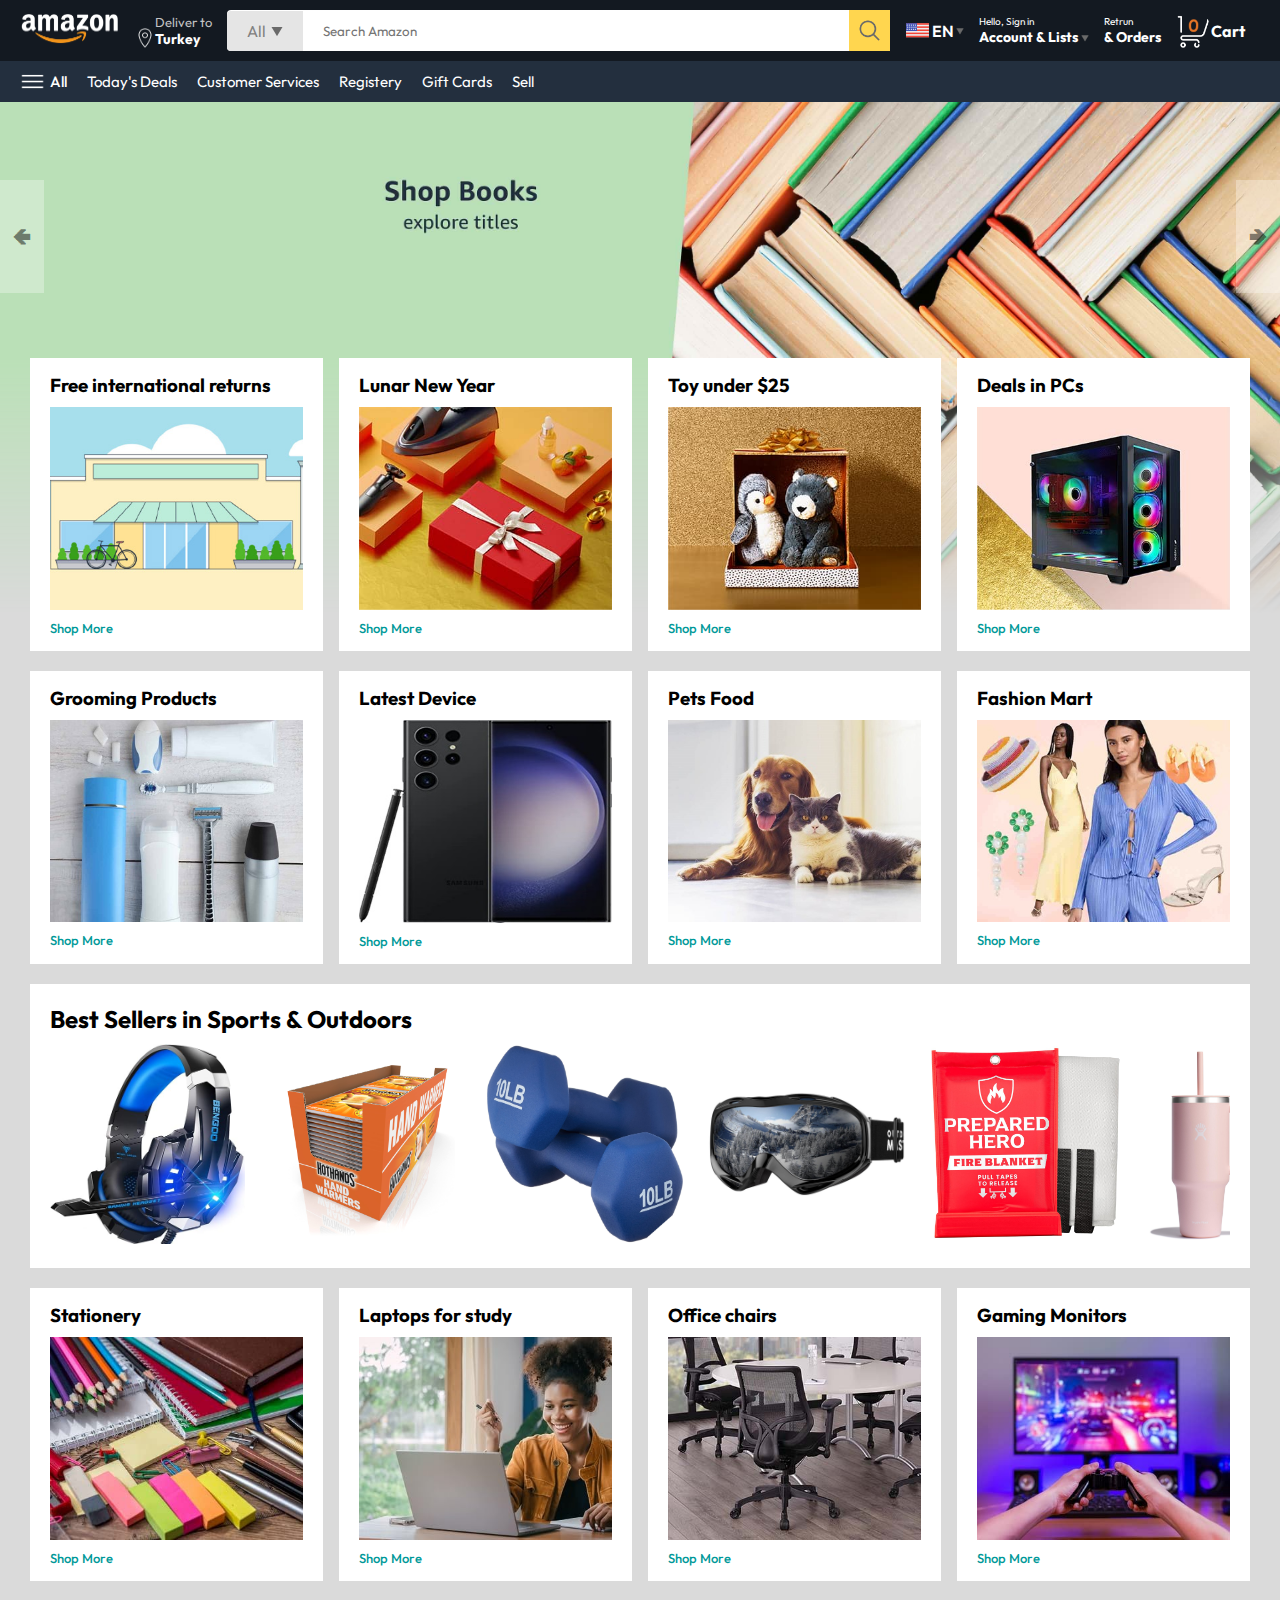
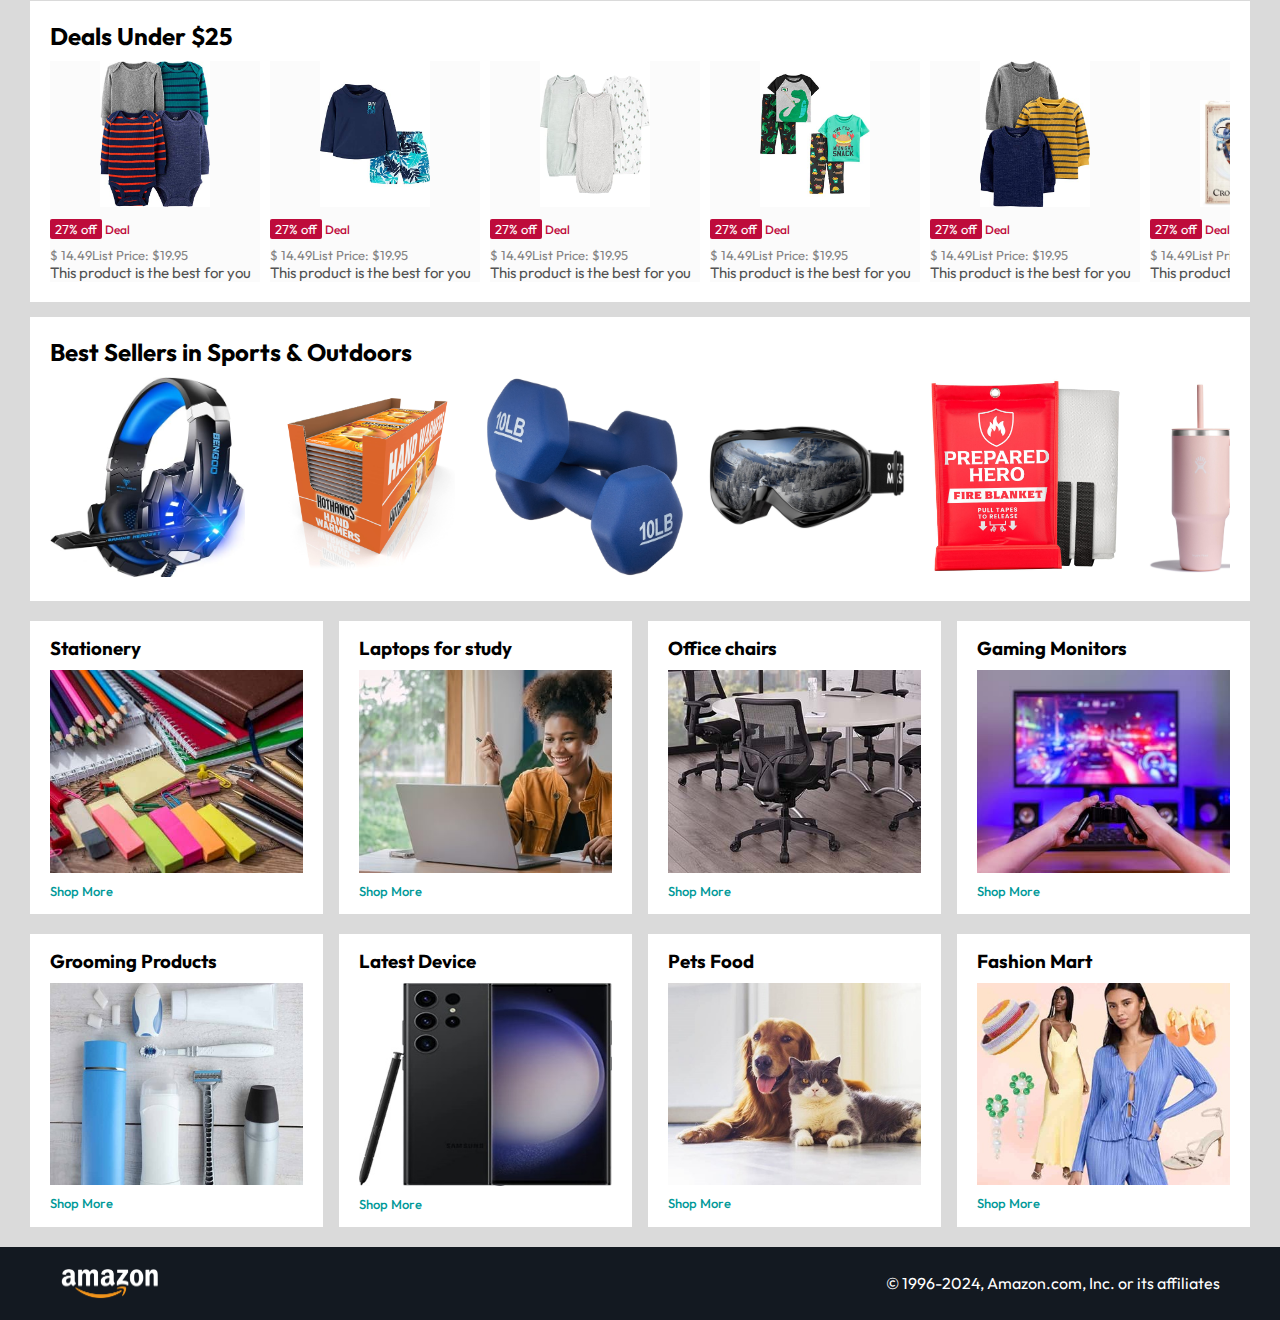
<file: index.html>
<!DOCTYPE html>
<html lang="en">

<head>
  <meta charset="UTF-8">
  <meta name="viewport" content="width=device-width, initial-scale=1.0">
  <link rel="preconnect" href="https://fonts.googleapis.com">
  <link rel="preconnect" href="https://fonts.gstatic.com" crossorigin>
  <link href="https://fonts.googleapis.com/css2?family=Outfit:wght@100..900&display=swap" rel="stylesheet">
  <link rel="stylesheet" href="./style.css">
  <title>Document</title>
</head>

<body>
  <nav>
    <!--!! Logo -->
    <a href="/">
      <img src="./assets/amazon_logo.png" alt="" width="100">
    </a>

    <!--!! Country -->

    <div class="nav-country">
      <img src="./assets/location_icon.png" alt="" height="20">
      <div>
        <p>Deliver to</p>
        <h1>Turkey</h1>
      </div>
    </div>

    <!--!! Search -->

    <div class="nav-search">
      <div class="nav-search-gategory">
        <p>All</p>
        <img src="./assets/dropdown_icon.png" alt="" height="12">
      </div>
      <input type="text" class="nav-search-input" placeholder="Search Amazon">
      <img src="./assets/search_icon.png" class="nav-search-icon">
    </div>

    <!--!! Lang -->

    <div class="nav-language">
      <img src="./assets/us_flag.png" alt="" width="25px">
      <p>EN</p>
      <img src="./assets/dropdown_icon.png" alt="" width="8px">
    </div>

    <div class="nav-text">
      <p><a href="/signin.html">Hello, Sign in</a></p>
      <h1>Account & Lists <img src="assets/dropdown_icon.png" alt="" width="8px"></h1>
    </div>

    <div class="nav-text">
      <p>Retrun</p>
      <h1>& Orders</h1>
    </div>

    <!--!! Cart  -->
    <a href="/signin.html" class="mobile-user-icon" style="display: none;">
      <img src="./assets/user.png" alt="">
    </a>
    <a href="/cart.html" class="nav-cart">
      <img src="./assets/cart_icon.png" alt="" width="35px">
      <h4>Cart</h4>
    </a>
  </nav>

  <!--!! Alt Nav -->

  <div class="nav-bottom">
    <div>
      <img src="./assets/menu_icon.png" width="25px">
      <p>All</p>
    </div>
    <p>Today's Deals</p>
    <p>Customer Services</p>
    <p>Registery</p>
    <p>Gift Cards</p>
    <p>Sell</p>
  </div>

  <!--!! Slider -->

  <div class="header-slider">
    <a href="#" class="control_prev">&#129144</a>
    <a href="#" class="control_next">&#129146</a>
    <ul>
      <img src="./assets/header1.jpg" class="header-img" alt="">
      <img src="./assets/header2.jpg" class="header-img" alt="">
      <img src="./assets/header3.jpg" class="header-img" alt="">
      <img src="./assets/header4.jpg" class="header-img" alt="">
      <img src="./assets/header5.jpg" class="header-img" alt="">
      <img src="./assets/header6.jpg" class="header-img" alt="">
    </ul>
  </div>

  <!--? Row-Cols -->

  <div class="box-row header-box">
    <div class="box-col">
      <h3>Free international returns</h3>
      <img src="./assets/box1-1.jpg" alt="">
      <a href="/">Shop More</a>
    </div>
    <div class="box-col">
      <h3>Lunar New Year</h3>
      <img src="./assets/box1-2.jpg" alt="">
      <a href="/">Shop More</a>
    </div>
    <div class="box-col">
      <h3>Toy under $25</h3>
      <img src="./assets/box1-3.jpg" alt="">
      <a href="/">Shop More</a>
    </div>
    <div class="box-col">
      <h3>Deals in PCs</h3>
      <img src="./assets/box1-4.jpg" alt="">
      <a href="/">Shop More</a>
    </div>
  </div>

  <!--? Row-Cols II  -->

  <div class="box-row">
    <div class="box-col">
      <h3>Grooming Products</h3>
      <img src="./assets/box2-1.jpg" alt="">
      <a href="/">Shop More</a>
    </div>
    <div class="box-col">
      <h3>Latest Device</h3>
      <img src="./assets/box2-2.jpg" alt="">
      <a href="/">Shop More</a>
    </div>
    <div class="box-col">
      <h3>Pets Food</h3>
      <img src="./assets/box2-3.jpg" alt="">
      <a href="/">Shop More</a>
    </div>
    <div class="box-col">
      <h3>Fashion Mart</h3>
      <img src="./assets/box2-4.jpg" alt="">
      <a href="/">Shop More</a>
    </div>
  </div>

  <!-- ! Product Slider -->

  <div class="products-slider">
    <h2>Best Sellers in Sports & Outdoors</h2>
    <div class="products">
      <a href="/product.html">
        <img src="/assets/product_img.jpg" alt="">
      </a>
      <img src="/assets/product1-1.jpg" alt="">
      <img src="/assets/product1-2.jpg" alt="">
      <img src="/assets/product1-3.jpg" alt="">
      <img src="/assets/product1-4.jpg" alt="">
      <img src="/assets/product1-5.jpg" alt="">
      <img src="/assets/product1-6.jpg" alt="">
      <img src="/assets/product1-7.jpg" alt="">
      <img src="/assets/product1-8.jpg" alt="">
      <img src="/assets/product1-9.jpg" alt="">
      <img src="/assets/product1-10.jpg" alt="">
    </div>
  </div>

  <!--? Row-Cols III  -->

  <div class="box-row">
    <div class="box-col">
      <h3>Stationery</h3>
      <img src="./assets/box3-1.jpg" alt="">
      <a href="/">Shop More</a>
    </div>
    <div class="box-col">
      <h3>Laptops for study</h3>
      <img src="./assets/box3-2.jpg" alt="">
      <a href="/">Shop More</a>
    </div>
    <div class="box-col">
      <h3>Office chairs</h3>
      <img src="./assets/box3-3.jpg" alt="">
      <a href="/">Shop More</a>
    </div>
    <div class="box-col">
      <h3>Gaming Monitors</h3>
      <img src="./assets/box3-4.jpg" alt="">
      <a href="/">Shop More</a>
    </div>
  </div>

  <!--! Slider with Price  !-->

  <div class="products-slider-with-price">

    <h2>Deals Under $25</h2>
    <div class="products">
      <div class="product-card">
        <div class="product-img-container">
          <img src="./assets/product2-1.jpg" alt="">
        </div>
        <div class="product-offer">
          <p>27% off</p> <span>Deal</span>
        </div>
        <p class="product-price">$ <span>14.49</span>List Price: $19.95</p>
        <h4>This product is the best for you</h4>
      </div>

      <div class="product-card">
        <div class="product-img-container">
          <img src="./assets/product2-2.jpg" alt="">
        </div>
        <div class="product-offer">
          <p>27% off</p> <span>Deal</span>
        </div>
        <p class="product-price">$ <span>14.49</span>List Price: $19.95</p>
        <h4>This product is the best for you</h4>
      </div>

      <div class="product-card">

        <div class="product-img-container">
          <img src="./assets/product2-3.jpg" alt="">
        </div>
        <div class="product-offer">
          <p>27% off</p> <span>Deal</span>
        </div>
        <p class="product-price">$ <span>14.49</span>List Price: $19.95</p>
        <h4>This product is the best for you</h4>
      </div>

      <div class="product-card">
        <div class="product-img-container">
          <img src="./assets/product2-4.jpg" alt="">
        </div>
        <div class="product-offer">
          <p>27% off</p> <span>Deal</span>
        </div>
        <p class="product-price">$ <span>14.49</span>List Price: $19.95</p>
        <h4>This product is the best for you</h4>
      </div>

      <div class="product-card">
        <div class="product-img-container">
          <img src="./assets/product2-5.jpg" alt="">
        </div>
        <div class="product-offer">
          <p>27% off</p> <span>Deal</span>
        </div>
        <p class="product-price">$ <span>14.49</span>List Price: $19.95</p>
        <h4>This product is the best for you</h4>
      </div>

      <div class="product-card">
        <div class="product-img-container">
          <img src="./assets/product2-6.jpg" alt="">
        </div>
        <div class="product-offer">
          <p>27% off</p> <span>Deal</span>
        </div>
        <p class="product-price">$ <span>14.49</span>List Price: $19.95</p>
        <h4>This product is the best for you</h4>
      </div>

      <div class="product-card">
        <div class="product-img-container">
          <img src="./assets/product2-7.jpg" alt="">
        </div>
        <div class="product-offer">
          <p>27% off</p> <span>Deal</span>
        </div>
        <p class="product-price">$ <span>14.49</span>List Price: $19.95</p>
        <h4>This product is the best for you</h4>
      </div>

      <div class="product-card">
        <div class="product-img-container">
          <img src="./assets/product2-8.jpg" alt="">
        </div>
        <div class="product-offer">
          <p>27% off</p> <span>Deal</span>
        </div>
        <p class="product-price">$ <span>14.49</span>List Price: $19.95</p>
        <h4>This product is the best for you</h4>
      </div>

      <div class="product-card">
        <div class="product-img-container">
          <img src="./assets/product2-9.jpg" alt="">
        </div>
        <div class="product-offer">
          <p>27% off</p> <span>Deal</span>
        </div>
        <p class="product-price">$ <span>14.49</span>List Price: $19.95</p>
        <h4>This product is the best for you</h4>
      </div>

      <div class="product-card">
        <div class="product-img-container">
          <img src="./assets/product2-10.jpg" alt="">
        </div>
        <div class="product-offer">
          <p>27% off</p> <span>Deal</span>
        </div>
        <p class="product-price">$ <span>14.49</span>List Price: $19.95</p>
        <h4>This product is the best for you</h4>
      </div>

      <div class="product-card">
        <div class="product-img-container">
          <img src="./assets/product2-11.jpg" alt="">
        </div>
        <div class="product-offer">
          <p>27% off</p> <span>Deal</span>
        </div>
        <p class="product-price">$ <span>14.49</span>List Price: $19.95</p>
        <h4>This product is the best for you</h4>
      </div>

      <div class="product-card">
        <div class="product-img-container">
          <img src="./assets/product2-12.jpg" alt="">
        </div>
        <div class="product-offer">
          <p>27% off</p> <span>Deal</span>
        </div>
        <p class="product-price">$ <span>14.49</span>List Price: $19.95</p>
        <h4>This product is the best for you</h4>
      </div>


    </div>

  </div>

  <div class="products-slider">
    <h2>Best Sellers in Sports & Outdoors</h2>
    <div class="products">
      <a href="/product.html">
        <img src="/assets/product_img.jpg" alt="">
      </a>
      <img src="/assets/product1-1.jpg" alt="">
      <img src="/assets/product1-2.jpg" alt="">
      <img src="/assets/product1-3.jpg" alt="">
      <img src="/assets/product1-4.jpg" alt="">
      <img src="/assets/product1-5.jpg" alt="">
      <img src="/assets/product1-6.jpg" alt="">
      <img src="/assets/product1-7.jpg" alt="">
      <img src="/assets/product1-8.jpg" alt="">
      <img src="/assets/product1-9.jpg" alt="">
      <img src="/assets/product1-10.jpg" alt="">
    </div>
  </div>

  <div class="box-row">
    <div class="box-col">
      <h3>Stationery</h3>
      <img src="./assets/box3-1.jpg" alt="">
      <a href="/">Shop More</a>
    </div>
    <div class="box-col">
      <h3>Laptops for study</h3>
      <img src="./assets/box3-2.jpg" alt="">
      <a href="/">Shop More</a>
    </div>
    <div class="box-col">
      <h3>Office chairs</h3>
      <img src="./assets/box3-3.jpg" alt="">
      <a href="/">Shop More</a>
    </div>
    <div class="box-col">
      <h3>Gaming Monitors</h3>
      <img src="./assets/box3-4.jpg" alt="">
      <a href="/">Shop More</a>
    </div>
  </div>

  <div class="box-row">
    <div class="box-col">
      <h3>Grooming Products</h3>
      <img src="./assets/box2-1.jpg" alt="">
      <a href="/">Shop More</a>
    </div>
    <div class="box-col">
      <h3>Latest Device</h3>
      <img src="./assets/box2-2.jpg" alt="">
      <a href="/">Shop More</a>
    </div>
    <div class="box-col">
      <h3>Pets Food</h3>
      <img src="./assets/box2-3.jpg" alt="">
      <a href="/">Shop More</a>
    </div>
    <div class="box-col">
      <h3>Fashion Mart</h3>
      <img src="./assets/box2-4.jpg" alt="">
      <a href="/">Shop More</a>
    </div>
  </div>


  <footer>
    <img src="./assets/amazon_logo.png" width="100" alt="">
    <p>© 1996-2024, Amazon.com, Inc. or its affiliates</p>
  </footer>

  <script src="./script.js"></script>
</body>

</html>
</file>
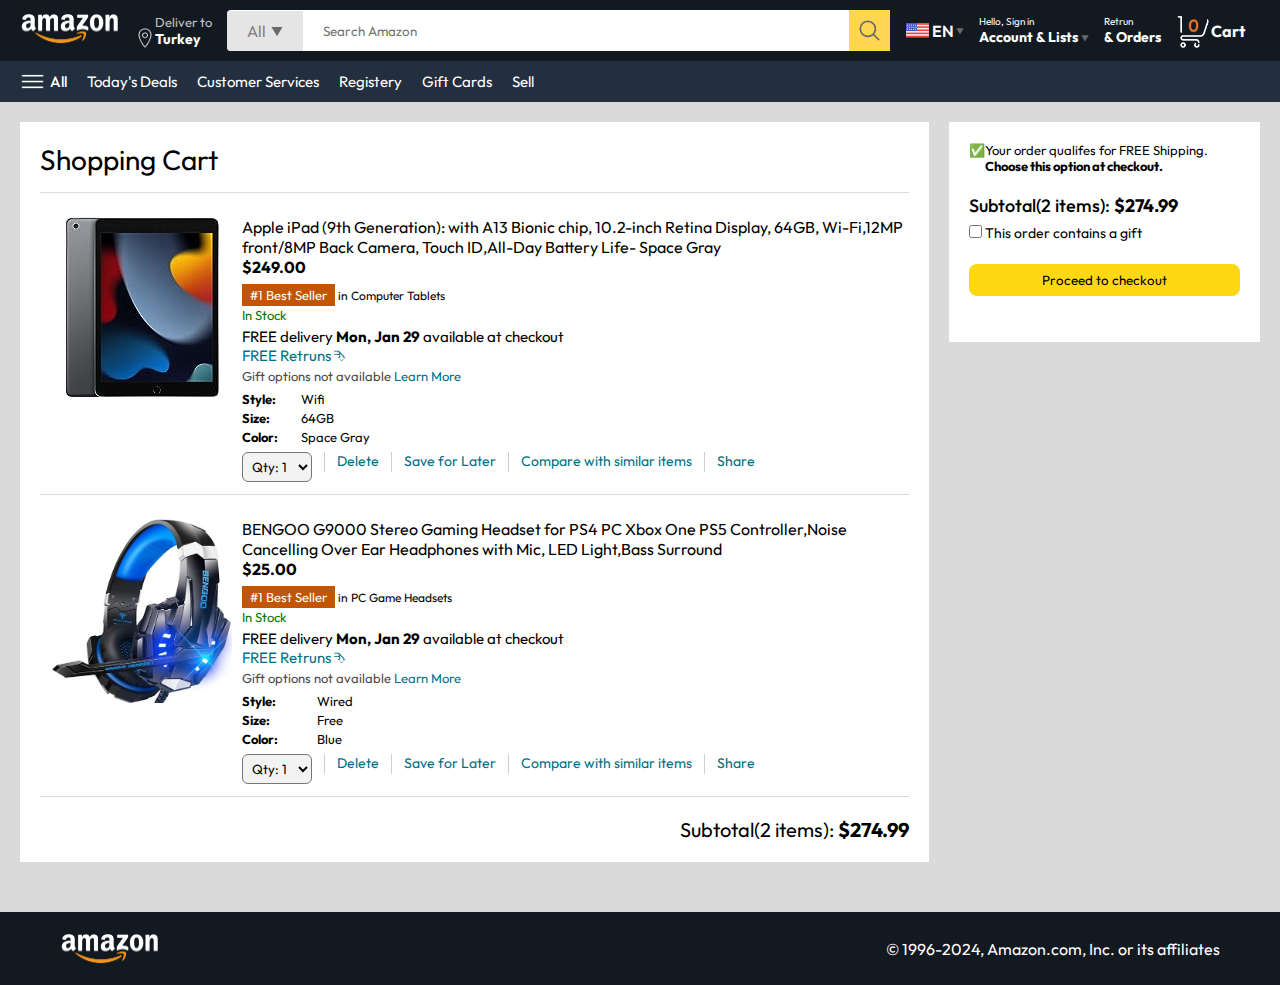
<file: cart.html>
<!DOCTYPE html>
<html lang="en">

<head>
  <meta charset="UTF-8">
  <meta name="viewport" content="width=device-width, initial-scale=1.0">
  <link href="https://fonts.googleapis.com/css2?family=Outfit:wght@100..900&display=swap" rel="stylesheet">
  <link rel="stylesheet" href="./style.css">
  <link rel="stylesheet" href="./cart.css">
  <title>Cart</title>
</head>

<body>


  <nav>
    <!--!! Logo -->
    <a href="/">
      <img src="./assets/amazon_logo.png" alt="" width="100">
    </a>

    <!--!! Country -->

    <div class="nav-country">
      <img src="./assets/location_icon.png" alt="" height="20">
      <div>
        <p>Deliver to</p>
        <h1>Turkey</h1>
      </div>
    </div>

    <!--!! Search -->

    <div class="nav-search">
      <div class="nav-search-gategory">
        <p>All</p>
        <img src="./assets/dropdown_icon.png" alt="" height="12">
      </div>
      <input type="text" class="nav-search-input" placeholder="Search Amazon">
      <img src="./assets/search_icon.png" class="nav-search-icon">
    </div>

    <!--!! Lang -->

    <div class="nav-language">
      <img src="./assets/us_flag.png" alt="" width="25px">
      <p>EN</p>
      <img src="./assets/dropdown_icon.png" alt="" width="8px">
    </div>

    <div class="nav-text">
      <p><a href="/signin.html">Hello, Sign in</a></p>
      <h1>Account & Lists <img src="assets/dropdown_icon.png" alt="" width="8px"></h1>
    </div>

    <div class="nav-text">
      <p>Retrun</p>
      <h1>& Orders</h1>
    </div>

    <!--!! Cart  -->
    <a href="/signin.html" class="mobile-user-icon" style="display: none;">
      <img src="./assets/user.png" alt="">
    </a>
    <a href="/cart.html" class="nav-cart">
      <img src="./assets/cart_icon.png" alt="" width="35px">
      <h4>Cart</h4>
    </a>
  </nav>

  <!--!! Alt Nav -->

  <div class="nav-bottom">
    <div>
      <img src="./assets/menu_icon.png" width="25px">
      <p>All</p>
    </div>
    <p>Today's Deals</p>
    <p>Customer Services</p>
    <p>Registery</p>
    <p>Gift Cards</p>
    <p>Sell</p>
  </div>

  <div class="cart">

    <div class="cart-left">
      <h1>Shopping Cart</h1>
      <hr>
      <div class="product-cart-list">
        <img src="./assets/ipad_img.jpg" alt="" width="180px">
        <div>
          <div class="product-cart-titleprice">
            <p>Apple iPad (9th Generation): with A13 Bionic chip, 10.2-inch Retina Display, 64GB, Wi-Fi,12MP front/8MP
              Back Camera, Touch ID,All-Day Battery Life- Space Gray</p>
            <p><b>$249.00</b></p>
          </div>
          <p class="product-cart-bestseller">
            <span>#1 Best Seller</span> in Computer Tablets
          <p class="product-cart-stock">In Stock</p>
          <p class="product-cart-delivery">FREE delivery <b>Mon, Jan 29</b> available at checkout</p>
          <p class="product-cart-returns">FREE Retruns &#11191</p>
          <p class="product-cart-giftoption">Gift options not available <span>Learn More</span></p>
          </p>
          <div class="product-cart-specs">
            <p><b>Style:</b></p>
            <p>Wifi</p>
            <p><b>Size:</b></p>
            <p>64GB</p>
            <p><b>Color:</b></p>
            <p>Space Gray</p>
          </div>

          <div class="cart-list-action">
            <select>
              <option value="1">Qty: 1</option>
              <option value="2">Qty: 2</option>
              <option value="3">Qty: 3</option>
              <option value="4">Qty: 4</option>
              <option value="5">Qty: 5</option>
            </select>
            <hr>
            <p class="action-btn">Delete</p>
            <hr>
            <p class="action-btn">Save for Later</p>
            <hr>
            <p class="action-btn">Compare with similar items</p>
            <hr>
            <p class="action-btn">Share</p>
          </div>

        </div>
      </div>
      <hr>
      <!--!! 2nd Product !!-->
      <div class="product-cart-list">
        <img src="./assets/product_img.jpg" alt="" width="180px">
        <div>
          <div class="product-cart-titleprice">
            <p>BENGOO G9000 Stereo Gaming Headset for PS4 PC Xbox One PS5 Controller,Noise Cancelling Over Ear
              Headphones with Mic, LED Light,Bass Surround</p>
            <p><b>$25.00</b></p>
          </div>
          <p class="product-cart-bestseller">
            <span>#1 Best Seller</span> in PC Game Headsets
          <p class="product-cart-stock">In Stock</p>
          <p class="product-cart-delivery">FREE delivery <b>Mon, Jan 29</b> available at checkout</p>
          <p class="product-cart-returns">FREE Retruns &#11191</p>
          <p class="product-cart-giftoption">Gift options not available <span>Learn More</span></p>
          </p>
          <div class="product-cart-specs">
            <p><b>Style:</b></p>
            <p>Wired</p>
            <p><b>Size:</b></p>
            <p>Free</p>
            <p><b>Color:</b></p>
            <p>Blue</p>
          </div>

          <div class="cart-list-action">
            <select>
              <option value="1">Qty: 1</option>
              <option value="2">Qty: 2</option>
              <option value="3">Qty: 3</option>
              <option value="4">Qty: 4</option>
              <option value="5">Qty: 5</option>
            </select>
            <hr>
            <p class="action-btn">Delete</p>
            <hr>
            <p class="action-btn">Save for Later</p>
            <hr>
            <p class="action-btn">Compare with similar items</p>
            <hr>
            <p class="action-btn">Share</p>
          </div>

        </div>
      </div>
      <hr>

      <div class="cart-list-subtotal">
        Subtotal(2 items): <b>$274.99</b>
      </div>


    </div>
    <div class="cart-right">
      <div class="cart-free-delivery">
        <p>&#x2705</p>
        <p>Your order qualifes for FREE Shipping. <b>Choose this option at checkout.</b></p>
      </div>
      <p class="cart-subtotal">Subtotal(2 items): <b>$274.99</b></p>
      <p class="cart-right-gift"> <input type="checkbox"> This order contains a gift</p>
      <button>Proceed to checkout</button>
    </div>
  </div>

  <footer class="footer-cart">
    <img src="./assets/amazon_logo.png" width="100" alt="">
    <p>© 1996-2024, Amazon.com, Inc. or its affiliates</p>
  </footer>

</body>

</html>
</file>
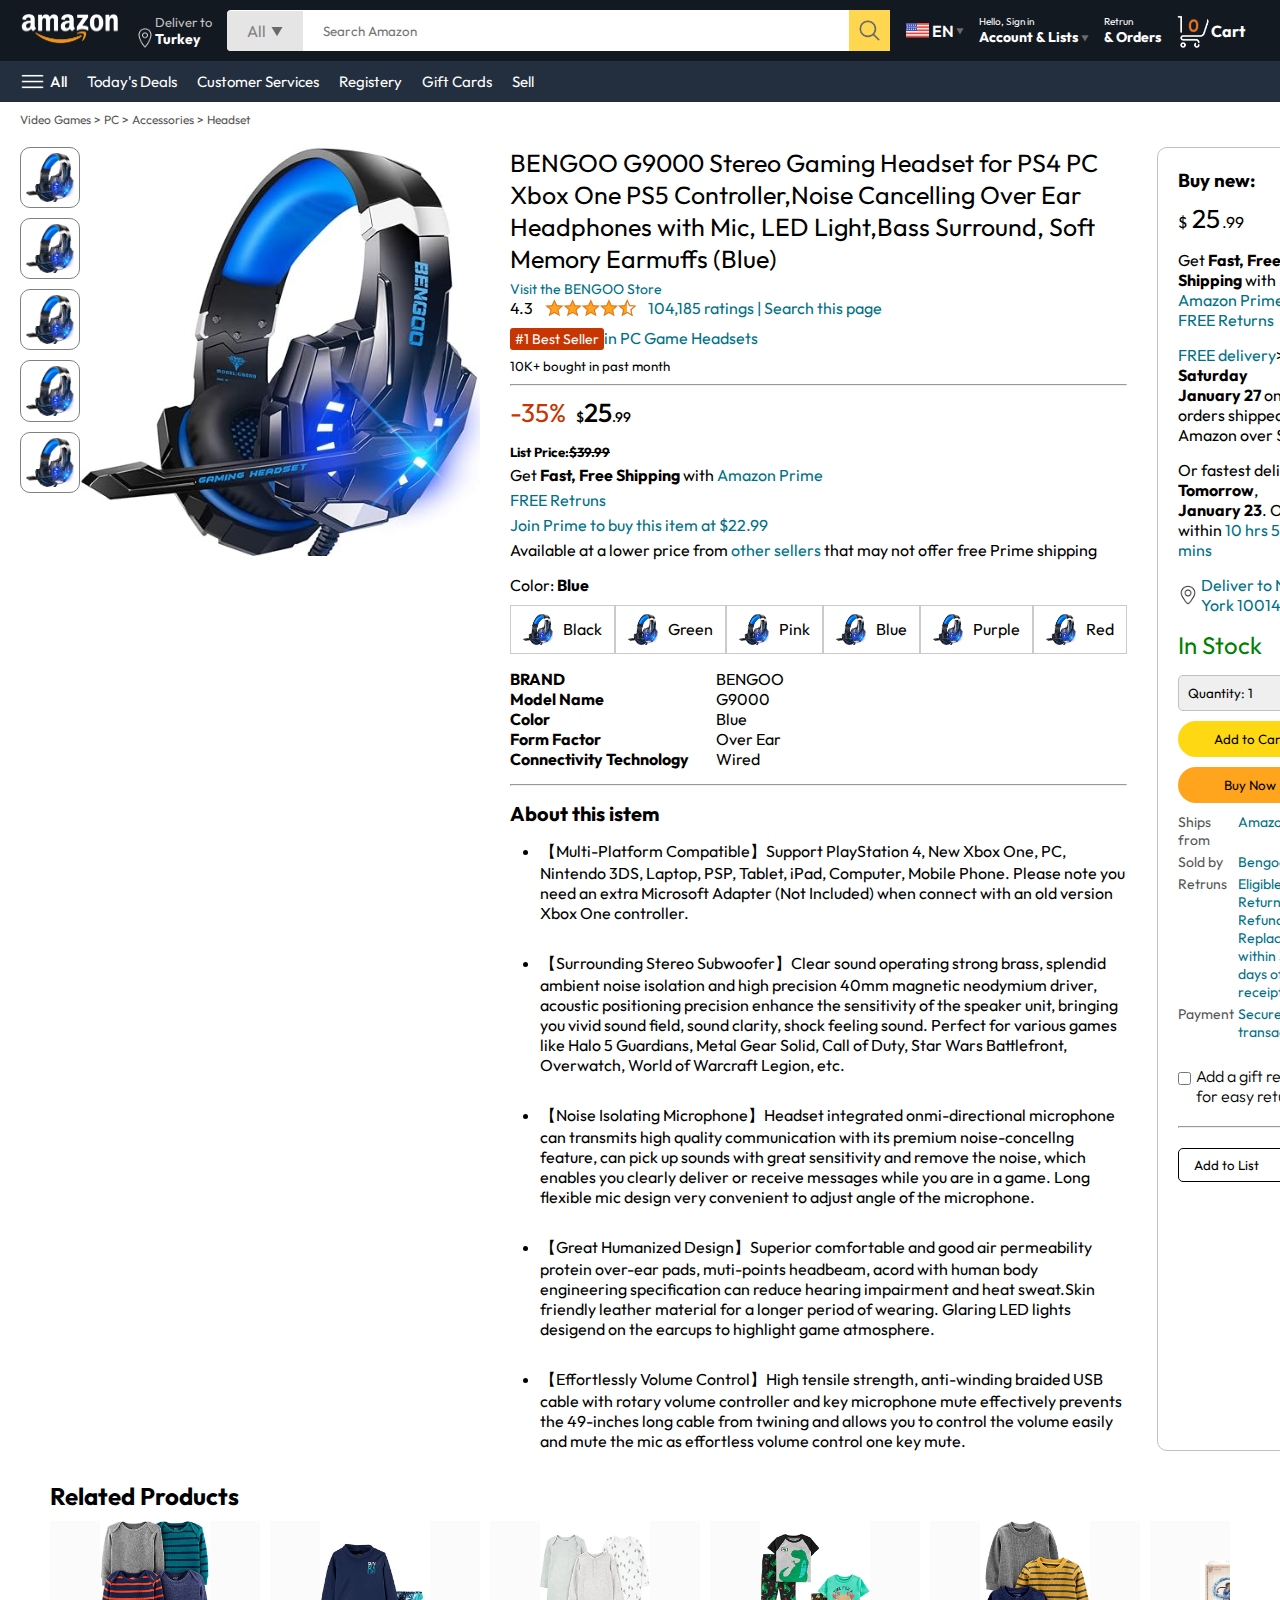
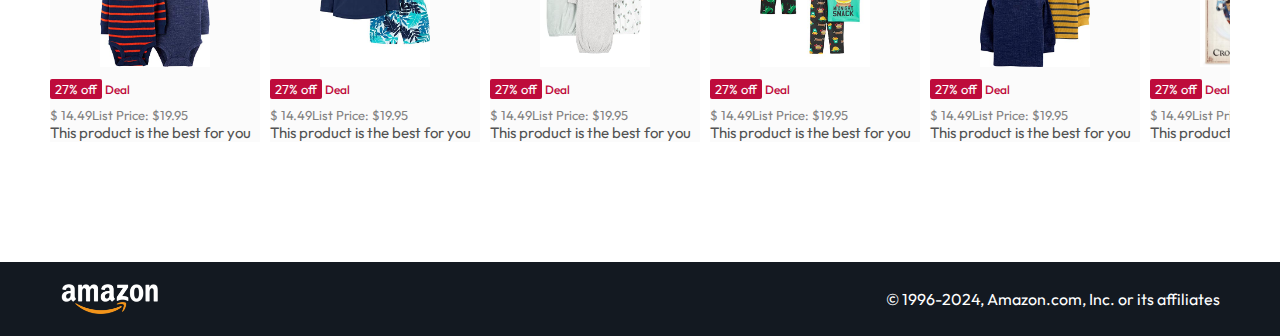
<file: product.html>
<!DOCTYPE html>
<html lang="en">

<head>
  <meta charset="UTF-8">
  <meta name="viewport" content="width=device-width, initial-scale=1.0">
  <link href="https://fonts.googleapis.com/css2?family=Outfit:wght@100..900&display=swap" rel="stylesheet">
  <link rel="stylesheet" href="./style.css">
  <link rel="stylesheet" href="./product.css">
  <title>Document</title>
</head>

<body>

  <nav>
    <!--!! Logo -->
    <a href="/">
      <img src="./assets/amazon_logo.png" alt="" width="100">
    </a>

    <!--!! Country -->

    <div class="nav-country">
      <img src="./assets/location_icon.png" alt="" height="20">
      <div>
        <p>Deliver to</p>
        <h1>Turkey</h1>
      </div>
    </div>

    <!--!! Search -->

    <div class="nav-search">
      <div class="nav-search-gategory">
        <p>All</p>
        <img src="./assets/dropdown_icon.png" alt="" height="12">
      </div>
      <input type="text" class="nav-search-input" placeholder="Search Amazon">
      <img src="./assets/search_icon.png" class="nav-search-icon">
    </div>

    <!--!! Lang -->

    <div class="nav-language">
      <img src="./assets/us_flag.png" alt="" width="25px">
      <p>EN</p>
      <img src="./assets/dropdown_icon.png" alt="" width="8px">
    </div>

    <div class="nav-text">
      <p><a href="/signin.html">Hello, Sign in</a></p>
      <h1>Account & Lists <img src="assets/dropdown_icon.png" alt="" width="8px"></h1>
    </div>

    <div class="nav-text">
      <p>Retrun</p>
      <h1>& Orders</h1>
    </div>

    <!--!! Cart  -->
    <a href="/signin.html" class="mobile-user-icon" style="display: none;">
      <img src="./assets/user.png" alt="">
    </a>
    <a href="/cart.html" class="nav-cart">
      <img src="./assets/cart_icon.png" alt="" width="35px">
      <h4>Cart</h4>
    </a>
  </nav>

  <div class="nav-bottom">
    <div>
      <img src="./assets/menu_icon.png" width="25px">
      <p>All</p>
    </div>
    <p>Today's Deals</p>
    <p>Customer Services</p>
    <p>Registery</p>
    <p>Gift Cards</p>
    <p>Sell</p>
  </div>

  <p class="breadcrum">Video Games > PC > Accessories > Headset</p>

  <div class="product-display">
    <div class="product-d-image">
      <div class="product-icons">
        <img src="./assets/product_img.jpg" alt="" width="60">
        <img src="./assets/product_img.jpg" alt="" width="60">
        <img src="./assets/product_img.jpg" alt="" width="60">
        <img src="./assets/product_img.jpg" alt="" width="60">
        <img src="./assets/product_img.jpg" alt="" width="60">
      </div>
    </div>
    <div class="product-main-image">
      <img src="./assets/product_img.jpg" alt="" width="400">
    </div>
    <div class="product-d-details">
      <p class="product-title">
        BENGOO G9000 Stereo Gaming Headset for PS4 PC Xbox One PS5 Controller,Noise Cancelling Over Ear Headphones with
        Mic, LED Light,Bass Surround, Soft Memory Earmuffs (Blue)
      </p>
      <p class="brand-store">
        Visit the BENGOO Store
      </p>
      <div class="product-rating">
        <div>
          <div>
            4.3 <img src="assets/rating_img.png" alt="" height="20px">
          </div>
          <p>104,185 ratings | Search this page</p>
        </div>
        <p> <span>#1 Best Seller</span>in PC Game Headsets</p>
        <h5>10K+ bought in past month</h5>
        <hr>
      </div>
      <div class="product-d-price">
        <div>
          <p>-35%</p>
          <h1>$<span>25</span>.99</h1>
        </div>
        <h5>List Price:<span>$39.99</span></h5>
        <p>Get <b>Fast, Free Shipping</b> with <span>Amazon Prime</span></p>
        <p><span>FREE Retruns</span></p>
        <p><span>Join Prime to buy this item at $22.99</span></p>
        <p>Available at a lower price from <span>other sellers</span> that may not offer free Prime shipping</p>
      </div>

      <div class="product-color-selection">
        <p>Color: <b>Blue</b></p>
        <div class="product-color-options">
          <div class="option">
            <img src="./assets/product_img.jpg" alt="" width="30px">
            <p>Black</p>
          </div>
          <div class="option">
            <img src="./assets/product_img.jpg" alt="" width="30px">
            <p>Green</p>
          </div>
          <div class="option">
            <img src="./assets/product_img.jpg" alt="" width="30px">
            <p>Pink</p>
          </div>
          <div class="option">
            <img src="./assets/product_img.jpg" alt="" width="30px">
            <p>Blue</p>
          </div>
          <div class="option">
            <img src="./assets/product_img.jpg" alt="" width="30px">
            <p>Purple</p>
          </div>
          <div class="option">
            <img src="./assets/product_img.jpg" alt="" width="30px">
            <p>Red</p>
          </div>
        </div>
      </div>

      <div class="product-info">
        <p><b>BRAND</b></p>
        <p>BENGOO</p>
        <p><b>Model Name</b></p>
        <p>G9000</p>
        <p><b>Color</b></p>
        <p>Blue</p>
        <p><b>Form Factor</b></p>
        <p>Over Ear</p>
        <p><b>Connectivity Technology</b></p>
        <p>Wired</p>
      </div>
      <hr>
      <div class="product-description">
        <h1>About this istem</h1>
        <ul>
          <li>【Multi-Platform Compatible】Support PlayStation 4, New Xbox One, PC, Nintendo 3DS, Laptop, PSP, Tablet, iPad, Computer, Mobile Phone. Please note you need an extra Microsoft Adapter (Not Included) when connect with an old version Xbox One controller.</li>

          <li>【Surrounding Stereo Subwoofer】Clear sound operating strong brass, splendid ambient noise isolation and high precision 40mm magnetic neodymium driver, acoustic positioning precision enhance the sensitivity of the speaker unit, bringing you vivid sound field, sound clarity, shock feeling sound. Perfect for various games like Halo 5 Guardians, Metal Gear Solid, Call of Duty, Star Wars Battlefront, Overwatch, World of Warcraft Legion, etc.

          </li>

          <li>【Noise Isolating Microphone】Headset integrated onmi-directional microphone can transmits high quality communication with its premium noise-concellng feature, can pick up sounds with great sensitivity and remove the noise, which enables you clearly deliver or receive messages while you are in a game. Long flexible mic design very convenient to adjust angle of the microphone.</li>

          <li>【Great Humanized Design】Superior comfortable and good air permeability protein over-ear pads, muti-points headbeam, acord with human body engineering specification can reduce hearing impairment and heat sweat.Skin friendly leather material for a longer period of wearing. Glaring LED lights desigend on the earcups to highlight game atmosphere.</li>

          <li>【Effortlessly Volume Control】High tensile strength, anti-winding braided USB cable with rotary volume controller and key microphone mute effectively prevents the 49-inches long cable from twining and allows you to control the volume easily and mute the mic as effortless volume control one key mute.</li>

        </ul>
      </div>
    </div>
    <div class="product-d-purchase">

        <div class="title">
          <h3>Buy new:</h3> <img src="/assets/circle_icon.png" alt="" width="20px">
        </div>
        <h1 class="price">$ <span>25</span>.99</h1>
        <div class="gap">
          <p>Get <b>Fast, Free Shipping</b> with <span>Amazon Prime</span></p>
          <p><span>FREE Returns</span></p>
        </div>
        <div class="gap">
          <p><span>FREE delivery</span>> <b>Saturday</b></p>
          <p><b>January 27</b> on orders shipped by Amazon over $35</p>
        </div>
        <div class="gap">
          <p>Or fastest delivery <b>Tomorrow</b>, <b>January 23</b>. Order within <span>10 hrs 56 mins</span> </p>
        </div>

          <div class="delivery-location">
            <img src="/assets/location_icon_dark.png" alt="" width="20px">
            <p><span>Deliver to New York 10014</span></p>
          </div>
          <h2 class="product-stock">In Stock</h2>
          <select class="product-quantity">
            <option value="1"> Quantity: 1 </option>
            <option value="2"> Quantity: 2 </option>
            <option value="3"> Quantity: 3 </option>
          </select>

          <button class="btn">Add to Cart</button>
          <button class="btn product-buy">Buy Now</button>

          <div class="product-seller-info">
            <p>Ships from</p> <p><span>Amazon</span></p>
            <p>Sold by</p> <p><span>Bengoo Inc.</span></p>
            <p>Retruns</p> <p><span>
              Eligible for Return, Refund or Replacement within 30 days of receipt</span></p>
            <p>Payment<p><span>
              Secure transaction</span></p>
          </div>
          <div class="check">
          <input type="checkbox"class="checkbox"> 
          <p class="check-box">Add a gift receipt for easy returns
          </p>
          </div>
          <hr>
          <button class="product-add-list">Add to List</button>
    </div>
  </div>


<!--! Related Products  -->

  <div class="products-slider-with-price">

    <h2>Related Products</h2>
    <div class="products">
      <div class="product-card">
        <div class="product-img-container">
          <img src="./assets/product2-1.jpg" alt="">
        </div>
        <div class="product-offer">
          <p>27% off</p> <span>Deal</span>
        </div>
        <p class="product-price">$ <span>14.49</span>List Price: $19.95</p>
        <h4>This product is the best for you</h4>
      </div>

      <div class="product-card">
        <div class="product-img-container">
          <img src="./assets/product2-2.jpg" alt="">
        </div>
        <div class="product-offer">
          <p>27% off</p> <span>Deal</span>
        </div>
        <p class="product-price">$ <span>14.49</span>List Price: $19.95</p>
        <h4>This product is the best for you</h4>
      </div>

      <div class="product-card">

        <div class="product-img-container">
          <img src="./assets/product2-3.jpg" alt="">
        </div>
        <div class="product-offer">
          <p>27% off</p> <span>Deal</span>
        </div>
        <p class="product-price">$ <span>14.49</span>List Price: $19.95</p>
        <h4>This product is the best for you</h4>
      </div>

      <div class="product-card">
        <div class="product-img-container">
          <img src="./assets/product2-4.jpg" alt="">
        </div>
        <div class="product-offer">
          <p>27% off</p> <span>Deal</span>
        </div>
        <p class="product-price">$ <span>14.49</span>List Price: $19.95</p>
        <h4>This product is the best for you</h4>
      </div>

      <div class="product-card">
        <div class="product-img-container">
          <img src="./assets/product2-5.jpg" alt="">
        </div>
        <div class="product-offer">
          <p>27% off</p> <span>Deal</span>
        </div>
        <p class="product-price">$ <span>14.49</span>List Price: $19.95</p>
        <h4>This product is the best for you</h4>
      </div>

      <div class="product-card">
        <div class="product-img-container">
          <img src="./assets/product2-6.jpg" alt="">
        </div>
        <div class="product-offer">
          <p>27% off</p> <span>Deal</span>
        </div>
        <p class="product-price">$ <span>14.49</span>List Price: $19.95</p>
        <h4>This product is the best for you</h4>
      </div>

      <div class="product-card">
        <div class="product-img-container">
          <img src="./assets/product2-7.jpg" alt="">
        </div>
        <div class="product-offer">
          <p>27% off</p> <span>Deal</span>
        </div>
        <p class="product-price">$ <span>14.49</span>List Price: $19.95</p>
        <h4>This product is the best for you</h4>
      </div>

      <div class="product-card">
        <div class="product-img-container">
          <img src="./assets/product2-8.jpg" alt="">
        </div>
        <div class="product-offer">
          <p>27% off</p> <span>Deal</span>
        </div>
        <p class="product-price">$ <span>14.49</span>List Price: $19.95</p>
        <h4>This product is the best for you</h4>
      </div>

      <div class="product-card">
        <div class="product-img-container">
          <img src="./assets/product2-9.jpg" alt="">
        </div>
        <div class="product-offer">
          <p>27% off</p> <span>Deal</span>
        </div>
        <p class="product-price">$ <span>14.49</span>List Price: $19.95</p>
        <h4>This product is the best for you</h4>
      </div>

      <div class="product-card">
        <div class="product-img-container">
          <img src="./assets/product2-10.jpg" alt="">
        </div>
        <div class="product-offer">
          <p>27% off</p> <span>Deal</span>
        </div>
        <p class="product-price">$ <span>14.49</span>List Price: $19.95</p>
        <h4>This product is the best for you</h4>
      </div>

      <div class="product-card">
        <div class="product-img-container">
          <img src="./assets/product2-11.jpg" alt="">
        </div>
        <div class="product-offer">
          <p>27% off</p> <span>Deal</span>
        </div>
        <p class="product-price">$ <span>14.49</span>List Price: $19.95</p>
        <h4>This product is the best for you</h4>
      </div>

      <div class="product-card">
        <div class="product-img-container">
          <img src="./assets/product2-12.jpg" alt="">
        </div>
        <div class="product-offer">
          <p>27% off</p> <span>Deal</span>
        </div>
        <p class="product-price">$ <span>14.49</span>List Price: $19.95</p>
        <h4>This product is the best for you</h4>
      </div>

    </div>
  </div>









  <footer class="product-footer">
    <img src="./assets/amazon_logo.png" width="100" alt="">
    <p>© 1996-2024, Amazon.com, Inc. or its affiliates</p>
  </footer>

<script>
  const scrollContainer = document.querySelectorAll('.products')

for (const item of scrollContainer) {
  item.addEventListener('wheel', (evt)=>{
    evt.preventDefault()
    item.scrollLeft += evt.deltaY
  })
}
</script>
</body>
</html>
</file>
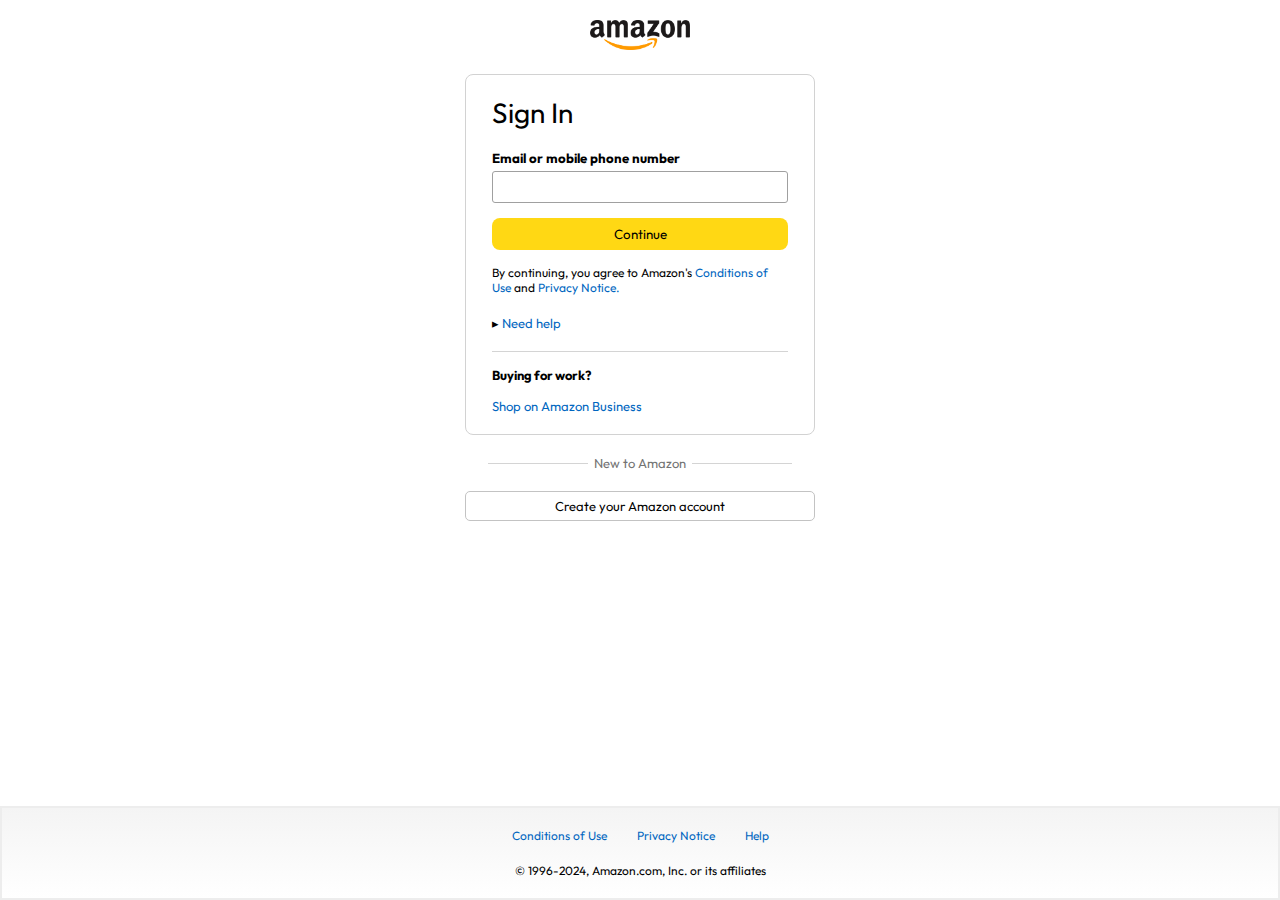
<file: signin.html>
<!DOCTYPE html>
<html lang="en">

<head>
    <meta charset="UTF-8">
    <meta name="viewport" content="width=device-width, initial-scale=1.0">
    <link href="https://fonts.googleapis.com/css2?family=Outfit:wght@100..900&display=swap" rel="stylesheet">
    <link rel="stylesheet" href="signin.css">
    <title>Sign In</title>
</head>
<body>

<a href="/"><img src="/assets/amazon_logo_dark.png" class="logo" width="100px"></a>
<div class="signin-container">
    <h1 class="signin-title">Sign In</h1>
    <h5 class="input-lable">Email or mobile phone number</h5>
    <input type="text">
    <button>Continue</button>
    <p class="signin-condition">By continuing, you agree to Amazon's <span> Conditions of Use</span> and <span>Privacy Notice.</span></p>
    <p class="signin-help">&#9656 <span>Need help</span> </p>
    <hr>
    <h4>Buying for work?</h4>
    <p class="signin-business"><span>Shop on Amazon Business</span></p>
</div>

<div class="signin-bottom">
    <hr>
    <p>New to Amazon</p>
    <hr>
</div>
<a href="/signup.html">
    <button class="signin-signup-btn">Create your Amazon account</button>
</a>

<footer>
    <div class="footer-links">
        <a href="#">Conditions of Use</a>
        <a href="#">Privacy Notice</a>
        <a href="#">Help</a>
    </div>
    <p class="footer-copyright">© 1996-2024, Amazon.com, Inc. or its affiliates</p>
</footer>

</body>
</html>
</file>
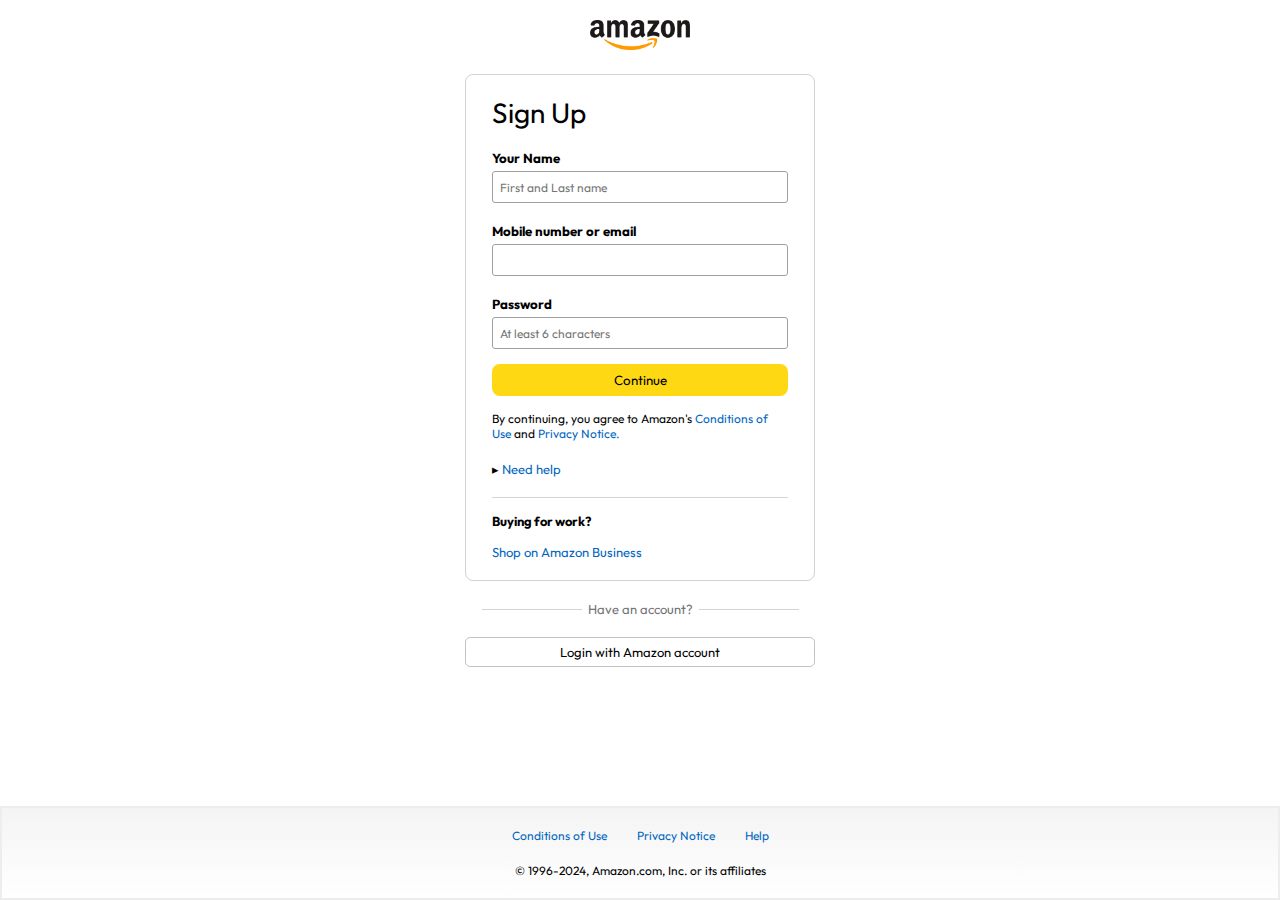
<file: signup.html>
<!DOCTYPE html>
<html lang="en">
<head>
    <meta charset="UTF-8">
    <meta name="viewport" content="width=device-width, initial-scale=1.0">
    <link href="https://fonts.googleapis.com/css2?family=Outfit:wght@100..900&display=swap" rel="stylesheet">
    <link rel="stylesheet" href="signin.css">
    <title>Sign Up</title>
</head>
<body>
    <a href="/"><img src="/assets/amazon_logo_dark.png" class="logo" width="100px"></a>
<div class="signin-container">
    <h1 class="signin-title">Sign Up</h1>
    <h5 class="input-lable">Your Name</h5>
    <input type="text" placeholder="First and Last name">
    <h5 class="input-lable">Mobile number or email</h5>
    <input type="text">
    <h5 class="input-lable">Password</h5>
    <input type="password" placeholder="At least 6 characters">
    <button>Continue</button>
    <p class="signin-condition">By continuing, you agree to Amazon's <span> Conditions of Use</span> and <span>Privacy Notice.</span></p>
    <p class="signin-help">&#9656 <span>Need help</span> </p>
    <hr>
    <h4>Buying for work?</h4>
    <p class="signin-business"><span>Shop on Amazon Business</span></p>
</div>

<div class="signin-bottom">
    <hr>
    <p>Have an account?</p>
    <hr>
</div>
<a href="/signin.html">
    <button class="signin-signup-btn">Login with Amazon account</button>
</a>

<footer>
    <div class="footer-links">
        <a href="#">Conditions of Use</a>
        <a href="#">Privacy Notice</a>
        <a href="#">Help</a>
    </div>
    <p class="footer-copyright">© 1996-2024, Amazon.com, Inc. or its affiliates</p>
</footer>

</body>
</html>
</file>
<file: style.css>
*{
  padding: 0;
  margin: 0;
  box-sizing: border-box;
  font-family: "Outfit", sans-serif;
}
body{
  background: #dadada;
}
a{
  text-decoration: none;
  color: inherit;
}

nav{
  display: flex;
  align-items: center;
  justify-content: space-between;
  background: #131921;
  padding: 10px 20px;
  color: #fff;
}

.nav-country{
  display: flex;
  align-items: end;
  margin-left: 15px;
  font-size: 13px;
  color: #c4c4c4;
}

.nav-country h1{
  color: #fff;
  font-size: 14px;
}

.nav-search{
  flex: 1;
  display: flex;
  align-items: center;
  background: #fff;
  color: gray;
  max-width: 1000px;
  border-radius: 4px;
  margin-left: 15px;
}

.nav-search-gategory{
  display: flex;
  align-items: center;
  padding: 10px 20px;
  gap: 5px;
  background: #e5e5e5;
  border-radius: 4px 0 0 4px;
}

.nav-search-input{
  border: none;
  outline: none;
  padding-left: 20px;
  width: 100%;
}

.nav-search-icon{
  max-width: 41px;
  padding: 8px;
  background: #ffd64f;
  border: 0 4px 4px 0;
}

.nav-language{
  display: flex;
  align-items: center;
  gap: 2px;
  font-weight: 600;
  margin-left: 15px;
}

.nav-text{
  margin-left: 15px;
}

.nav-text p{
  font-size: 10px;
}

.nav-text h1{
  font-size: 14px;
}

.nav-cart{
  display: flex;
  align-items: center;
  margin: 0px 15px;
}

.nav-bottom{
  display: flex;
  align-items: center;
  gap: 20px;
  padding: 8px 20px;
  background: #232f3e;
  color: #fff;
  font-size: 15px;
}

.nav-bottom div{
  display: flex;
  align-items: center;
  gap: 5px;
  font-weight: 500;
}

.header-slider ul{
  display: flex;
  overflow-y: hidden;
}

.header-img{
  max-width: 100%;
  mask-image: linear-gradient(to bottom, #000000 50%, transparent 100%);
}

.header-slider a{
  position: absolute;
  top: 20%;
  z-index: 1;
  padding: 5vh 1vw;
  background: #ffffff4f;
  color:#0000007b;
  text-decoration: none;
  font-weight: 600;
  font-size: 18px;
  cursor: pointer;
}

.control_next{
  right: 0;
}

.box-row{
  display: flex;
  flex-wrap: wrap;
  row-gap: 20px;
  justify-content: space-between;
  margin: 20px 30px;
}

.box-col{
  display: flex;
  flex-direction: column;
  gap: 10px;
  padding: 15px 20px;
  background: #fff;
  max-width: 24%;
  min-width: 200px;
  z-index: 1;
}

.box-col a{
  font-size: 13px;
  color: #009999;
  font-weight: 500;
}

.header-box{
  margin-top: -20vw;
}

.products-slider{
  background: #fff;
  margin: 0 30px;
  padding: 20px;
  margin-bottom: 15px;
}

.products-slider .products{
  display: flex;
  overflow-x: auto;
  gap: 20px;
  margin-top: 10px;
}

.products-slider .products img{
  max-width: 200px;
  max-height: 200px;
}

.products-slider .products::-webkit-scrollbar{
  display: none;
}

.products-slider-with-price{
  background: #fff;
  margin: 0 30px;
  padding: 20px;
  margin-bottom: 15px;
}
.products-slider-with-price .products{
  display: flex;
  overflow-x: auto;
  gap: 10px;
  margin-top: 10px;
}

.products-slider-with-price .products::-webkit-scrollbar{
  display: none;
}

.product-card{
  display: flex;
  flex-direction: column;
  justify-content: end;
  max-width: 210px;
  background: #fbfbfb;
}

.product-card img{
width: 110px;
margin: 0 50px;
}

.product-offer p{
  background: #be0b3b;
  color: #fff;
  display: inline-block;
  padding: 2px 5px;
  border-radius: 2px;
  margin: 8px 0;
  font-size: 13px;
}

.product-offer span{
  color: #be0b3b;
  font-weight: 500;
  font-size: 12px;
}

.product-price{
  color: gray;
  font-size: 13px;
}

.product-card h4{
  color: #525252;
  font-size: 15px;
  font-weight: 400;
}

footer{
  display: flex;
  justify-content: space-between;
  align-items: center;
  color: #fff;
  background: #131921;
  padding: 20px 60px;
}
 


/*? media query */

@media only screen and (max-width:900px){
  nav{
    flex-wrap: wrap;
  }
  .nav-search{
    order: 7;
    margin: 15px 0 5px;
    min-width: 300px;
  }
  .box-col{
    max-width: 48%;
  }
}

@media only screen and (max-width:600px){
  .nav-country{
    display: none;
  }
  .nav-language{
    display: none;
  }
  .nav-text{
    display: none;
  }
  .nav-bottom{
    font-size: 13px;
    gap: 10px;
    overflow-x: scroll;
  }
  .nav-bottom::-webkit-scrollbar{
    display: none;
  }
  .nav-bottom p{
    text-wrap:nowrap;
  }
  .mobile-user-icon{
    display: flex !important;
    flex: 1;
    justify-content: flex-end;
  }
  .mobile-user-icon img{
    width: 25px;
  }
  .nav-cart h4{
    display: none;
  }
  .nav-cart img{
    width: 25px;
  }
  .header-slider a{
    top: 24%;
    padding: 2vh 1vw;
    font-size: 15px;
  }
  .box-col{
    max-width: 100%;
    width: 100%;
  }
  footer{
    justify-content: center;
    flex-direction: column;
    font-size: 14px;
  }
}
</file>
<file: cart.css>
.cart {
    display: flex;
    gap: 20px;
    margin: 20px;
}

.cart-left {
    background-color: #fff;
    padding: 20px;
}

.cart-left h1 {
    font-size: 28px;
    font-weight: 400;
    margin-bottom: 15px;
}

.cart-left hr {
    border: none;
    height: 1px;
    background: #dadada;
}

.product-cart-list{
    display: flex;
    align-items: start;
    gap: 10px;
    padding: 24px 0px 12px 12px;
}

.productcart-titleprice{
    display: flex;
    gap: 20px;
    font-size: 18px;
}

.product-cart-bestseller{
    font-size: 12px;
    margin-top: 10px;
}

.product-cart-bestseller span{
    font-size: 13px;
    background: #c45500;
    color: #fff;
    padding: 3px 8px;
}

.product-cart-stock{
    font-size: 13px;
    color: #007600;
    margin: 4px 0;
}

.product-cart-delivery{
    font-size: 15px;
}

.product-cart-returns{
    font-size: 15px;
    color: #007185;
    font-weight: 400;
}

.product-cart-giftoption{
    color: #494949;
    font-size: 13px;
    margin: 3px 0;
}

.product-cart-giftoption span{
    color: #007185;
}

.product-cart-specs{
    max-width: 150px;
    display: grid;
    grid-template-columns: auto auto;
    row-gap: 3px;
    font-size: 13px;
    margin: 7px 0;
}
.cart-list-action{
    display: flex;
    gap: 12px;
    font-size: 14px;
    color: #007185;
}

.cart-list-action hr{
    height: 20px;
    width: 1px;
    background: #cfcfcf;
}

.cart-list-action select{
    padding: 5px;
    border-radius: 6px;
    background: #f3f3f3;
}
.cart-list-subtotal{
    text-align: right;
    font-size: 20px;
    margin-top: 20px;
}

.cart-right{
    background: #fff;
    padding: 20px;
    max-height: 220px;
    min-width: 280px;
}

.cart-free-delivery{
    display: flex;
    font-size: 13px;
}

.cart-subtotal{
    margin-top: 20px;
    font-size: 18px;
    font-weight: 500;
}

.cart-right-gift{
    margin: 7px 0;
    font-size: 14px;
}

.cart-right button{
    width: 100%;
    height: 32px;
    margin: 15px 0;
    background: #ffd814;
    border: none;
    border-radius: 8px;
    cursor: pointer;
}

.cart-right button:hover{
    background: #ebc712;
}

.footer-cart{
    margin-top: 50px;
}

/* media query */

@media only screen and (max-width:900px){
    .cart{
        flex-wrap: wrap;
    }
  }
  
@media only screen and (max-width:600px){
    .product-cart-list{
        padding: 24px 0;
    }
    .product-cart-list img{
        width: 80px;
    }
    .product-cart-titleprice{
        flex-wrap: wrap;
        font-size: 14px;
    }
    .product-cart-delivery{
        font-size: 13px;
    }
    .cart-list-action .action-btn:nth-last-child(1){
        display: none;
    }
    .cart-list-action hr:nth-last-child(2){
        display: none;
    }
    .cart-list-action .action-btn:nth-last-child(3){
        display: none;
    }
    .cart-list-action hr:nth-last-child(4){
        display: none;
    }
    .cart-right{
        min-width: 100%;
    }
  }
</file>
<file: product.css>
body {
  background: #fff;
}

.breadcrum {
  padding: 10px 20px;
  font-size: 12px;
  color: #565656;
}

.product-display {
  min-height: 100%;
  padding: 10px 20px;
  display: flex;
}

.product-d-image {
  display: flex;
  gap: 10px;
}

.product-icons {
  display: flex;
  flex-direction: column;
  gap: 10px;
}

.product-icons img {
  border: 1px solid gray;
  border-radius: 10px;
  padding: 5px;
}

.product-d-details {
  margin: 0 30px;
}

.product-title {
  font-size: 25px;
}

.brand-store {
  margin-top: 5px;
  color: #007185;
  font-size: 14px;
}

.product-rating {
  display: flex;
  flex-direction: column;
  gap: 10px;
}

.product-rating div {
  display: flex;
  align-items: center;
  gap: 10px;
}

.product-rating p {
  color: #007185;
}

.product-rating p span {
  color: #fff;
  background: #c73500;
  padding: 2px 5px;
  border-radius: 3px;
  font-size: 14px;
}

.product-rating h5 {
  font-weight: 400;
}

.product-d-price {
  display: flex;
  flex-direction: column;
  gap: 5px;
}

.product-d-price div {
  display: flex;
  align-items: center;
  gap: 10px;
  margin: 10px 0;
}

.product-d-price div p {
  font-size: 26px;
  color: #c73500;
}

.product-d-price div h1 {
  font-size: 14px;
  font-weight: 500;
}

.product-d-price div h1 span {
  font-size: 26px;
  font-weight: 500;
}

.product-d-price div h5 {
  color: #565656;
  font-weight: 500;
}

.product-d-price h5 span {
  text-decoration: line-through;
}

.product-d-price p span {
  color: #007185;
}

.product-color-selection {
  margin: 15px 0;
}

.product-color-options {
  display: flex;
  justify-content: space-between;
  margin-top: 10px;
}

.option {
  display: flex;
  align-items: center;
  padding: 8px 12px;
  border: 1px solid #cbcbcb;
  gap: 10px;
}

.product-info {
  display: grid;
  grid-template-columns: auto auto;
  max-width: 300px;
  margin-bottom: 15px;
}

.product-description h1 {
  font-size: 20px;
  margin: 15px 0;
}

.product-description ul {
  display: flex;
  flex-direction: column;
  gap: 30px;
  margin-left: 30px;
}

.product-d-purchase{
  width: 100%;
  max-width: 280px;
  border: 1px solid #c1c1c1;
  border-radius: 10px;
  padding: 20px;
}

.product-d-purchase .title{
  display: flex;
  justify-content: space-between;
  align-items: center; 
}

.product-d-purchase .price{
  font-size: 16px;
  font-weight: 400;
  margin: 10px 0;
}

.product-d-purchase .price span{
  font-size: 26px;
  padding: 2px;
}

.product-d-purchase .gap{
  margin: 15px 0;
}
 
.product-d-purchase p span{
  color: #007185;
}

.delivery-location{
  display: flex;
  align-items: center;
  gap: 3px;
}

.product-stock{
  margin: 15px 0;
  color: green;
  font-weight: 400;
}

.product-quantity{
  padding: 8px 5px;
  outline: none;
  width: 100%;
  border-radius: 5px;
  background:#efefef;
  border-color: #c1c1c1;
}

.product-d-purchase .btn{
  outline: none;
  border: none;
  background-color: #ffd814;
  width: 100%;
  padding: 10px 0;
  margin-top: 10px;
  border-radius: 50px;
  cursor: pointer;
}

.product-d-purchase .product-buy{
  background: #ffa41c;
  cursor: pointer;
}

.product-seller-info{
  margin-top: 10px;
  display: grid;
  grid-template-columns: auto auto;
  gap: 4px;
  font-size: 14px;
  color: #565656;
}

.product-seller-info span{
  color: #007185;
}

.check{
  display: flex;
  justify-content: center;
  align-items: center;
  margin-top: 10px;
}

.check .check-box{
  margin-left: 5px;
  padding-top: 15px;
  font-weight: 300;
}

.product-d-purchase hr{
  margin: 20px 0;
}

.product-add-list{
  width: 100%;
  padding: 8px 15px;
  border-radius: 5px;
  border: 1px solid #000;
  text-align: start;
  background: #fff;
  cursor:pointer
}

.product-footer{
  margin-top: 100px;
}

/*! media query */

@media only screen and (max-width:900px){
  .product-display{
    flex-wrap: wrap ;
  }
}

@media only screen and (max-width: 600px){
  .product-icons{
    display: none;
  }
  .product-main-image img{
    width: 100%;
    padding: 20px;
  }
  .option{
    padding: 6px 8px;
  }
  .option p{
    display: none;
  }
  .product-d-purchase{
    max-width: 90%;
    margin: 20px auto 10px;
  }
}
</file>
<file: signin.css>
*{
    padding: 0;
    margin: 0;
    box-sizing: border-box;
    font-family: "Outfit", sans-serif;
  }

body{
    background: #fff;
    text-align: center;
    font-family: "Outfit", sans-serif;
    min-height: 100vh;
  }

.logo{
    margin-top: 20px;
}

.signin-container{
    max-width: 350px;
    border: 1px solid #d2d2d2;
    margin: auto;
    margin-top: 20px;
    padding: 20px 26px;
    border-radius: 8px;
    text-align: left;
}

.signin-title{
    font-size: 28px;
    font-weight: 400;
}

.input-lable{
    margin-top: 20px;   
}

.signin-container input{
    width: 100%;
    height: 32px;
    margin-top: 5px;
    padding: 3px 7px;
    border-radius: 3px;
    border: 1px solid #a0a0a0;
    font-size: 12px;
}

.signin-container input:focus{
    outline: 3px solid #c2f2ff;
}

.signin-container button{
    width: 100%;
    height: 32px;
    margin: 15px 0;
    background: #ffd814;
    border: none;
    border-radius: 8px;
    cursor: pointer;
}

.signin-container button:hover{
    background: #ebc712;
}

.signin-condition{
    font-size: 12px;
}

.signin-container p span{
    color: #0066c0;
}

.signin-help{
    font-size: 13px;
    margin: 20px 0;
}

.signin-container hr{
    border: none;
    height: 1px;
    background: #d4d4d4;
}

.signin-container h4{
    margin: 15px 0;
    font-size: 13px;
}

.signin-business{
    font-size: 13px;
}

.signin-bottom{
    width: 350px;
    font-size: 13px;
    color: #737373;
    margin: 20px auto;
    display: flex;
    align-items: center;
    justify-content: center;
    gap: 6px;
}

.signin-bottom hr{
    border: none;
    height: 1px;
    background: #d4d4d4;
    width: 100px;
}

.signin-signup-btn{
    width: 350px;
    height: 30px;
    font-size: 13px;
    background: #fff;
    border-radius: 5px;
    border: 1px solid #c3c3c3;
}

.signin-signup-btn:hover{
    background: #f1f1f1;
}

footer{
    width: 100%;
    height: auto;
    max-height: 200px;
    margin-top: 20px;
    padding: 20px 0;
    position: fixed;
    bottom:0;
    background:linear-gradient(to bottom, #f4f4f4, #fff);
    border: 2px solid #ededed;
    font-size: 12px;
}

footer .footer-links{
    display: flex;
    justify-content: center;
    gap: 30px;
    margin-bottom: 20px;
}

footer .footer-links a{
    text-decoration: none;
    color: #0066c0;
}
</file>
